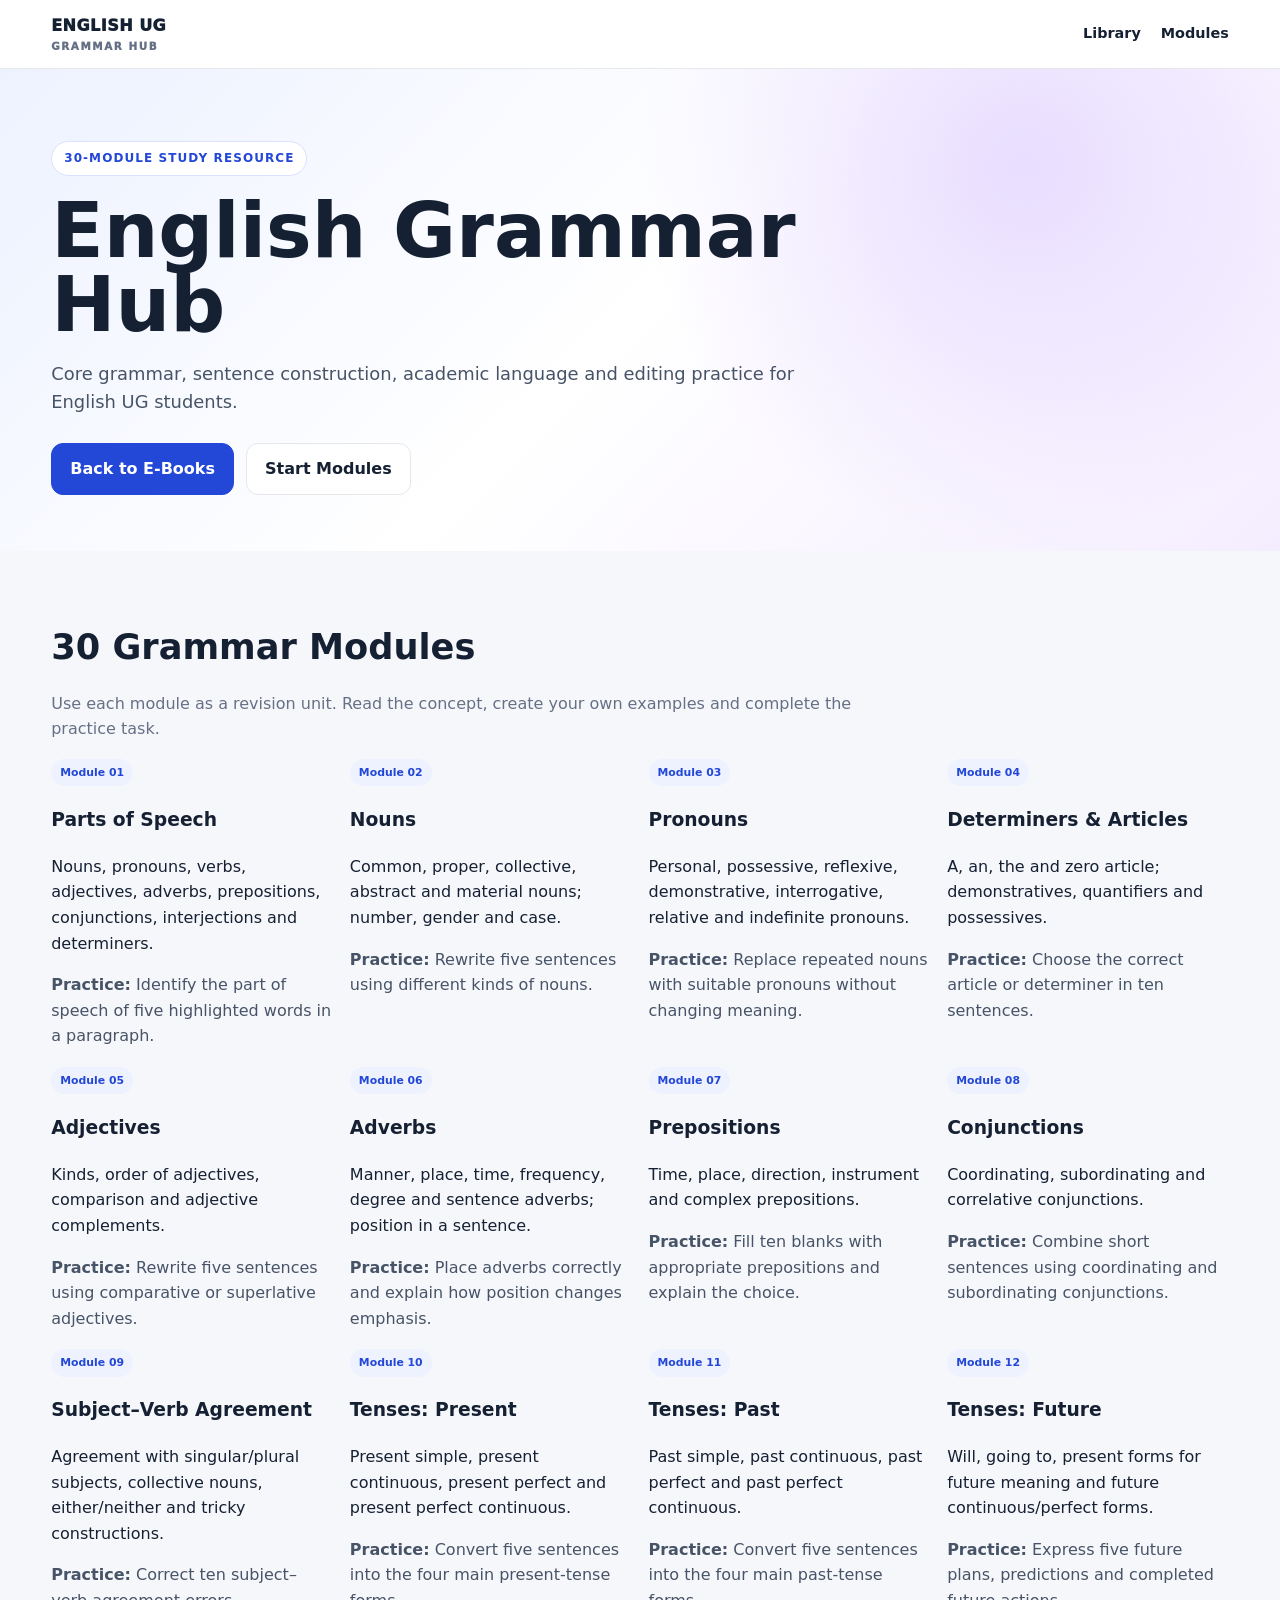
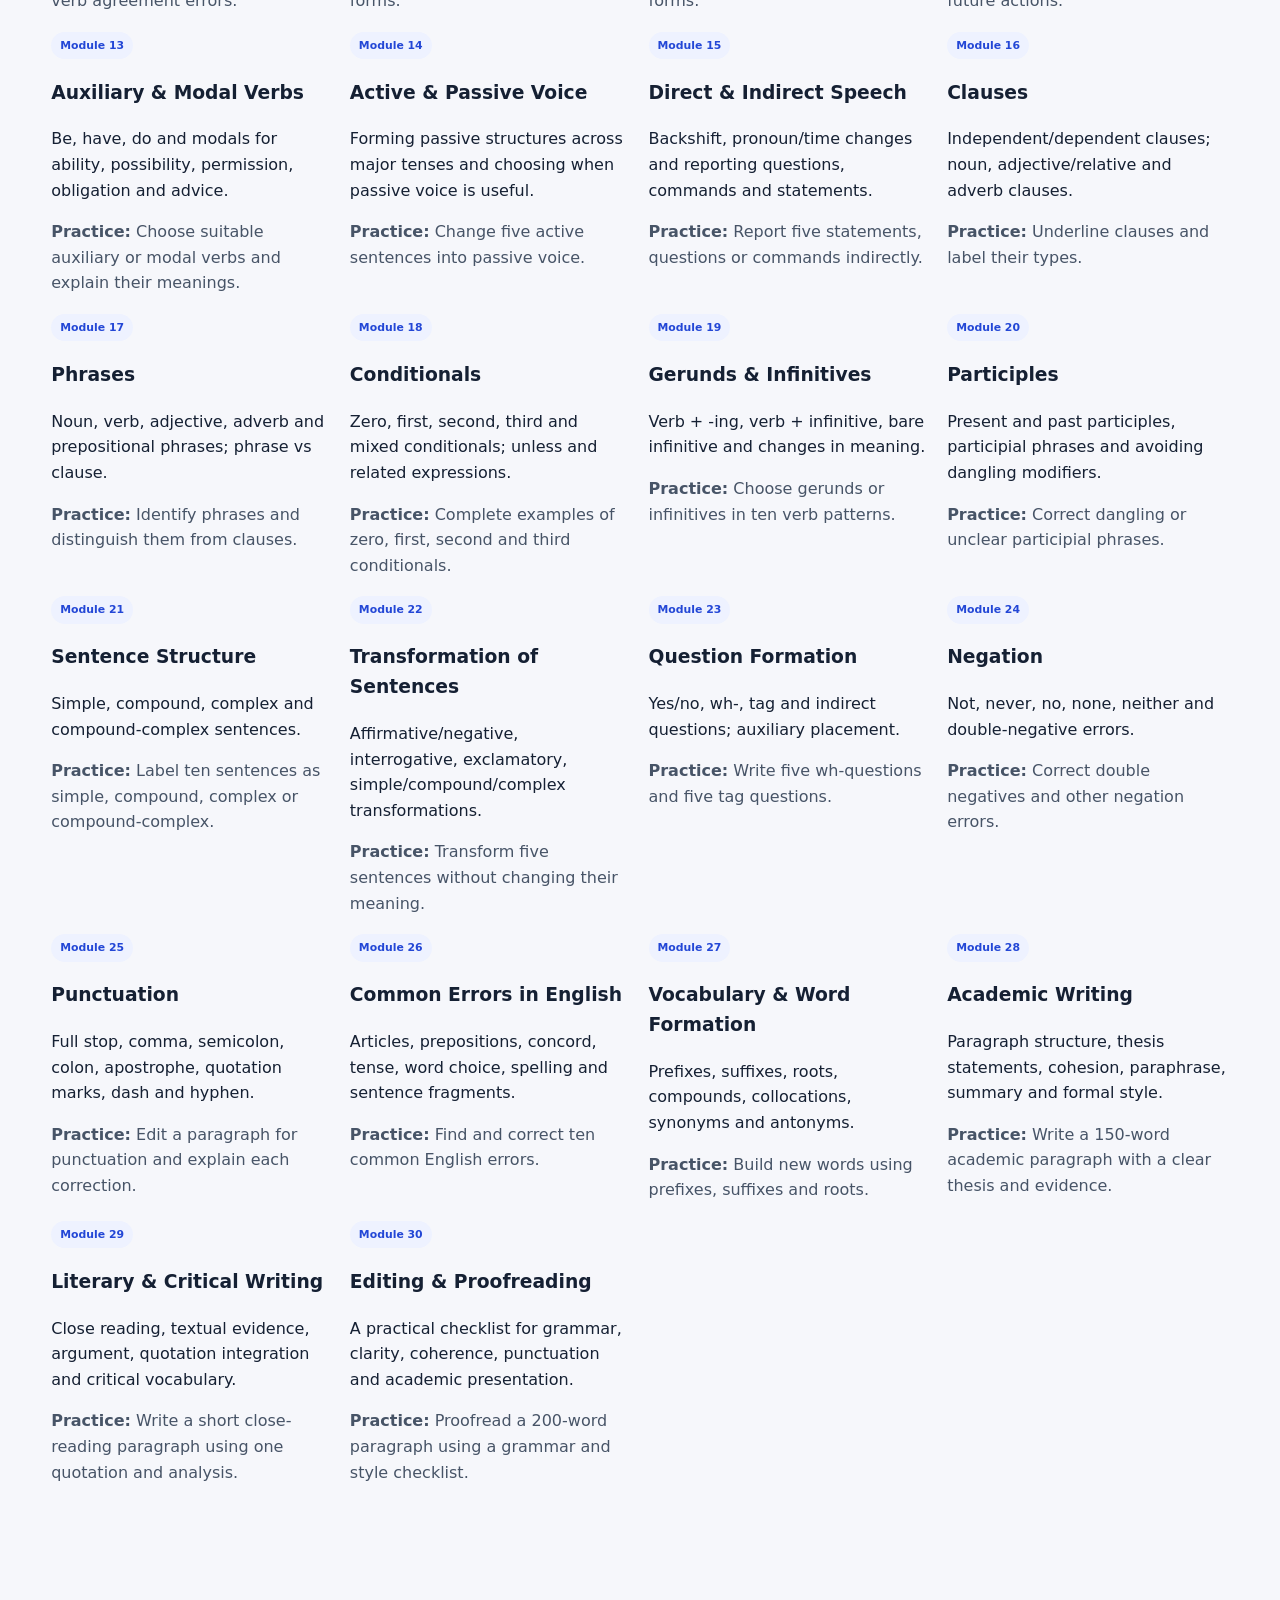
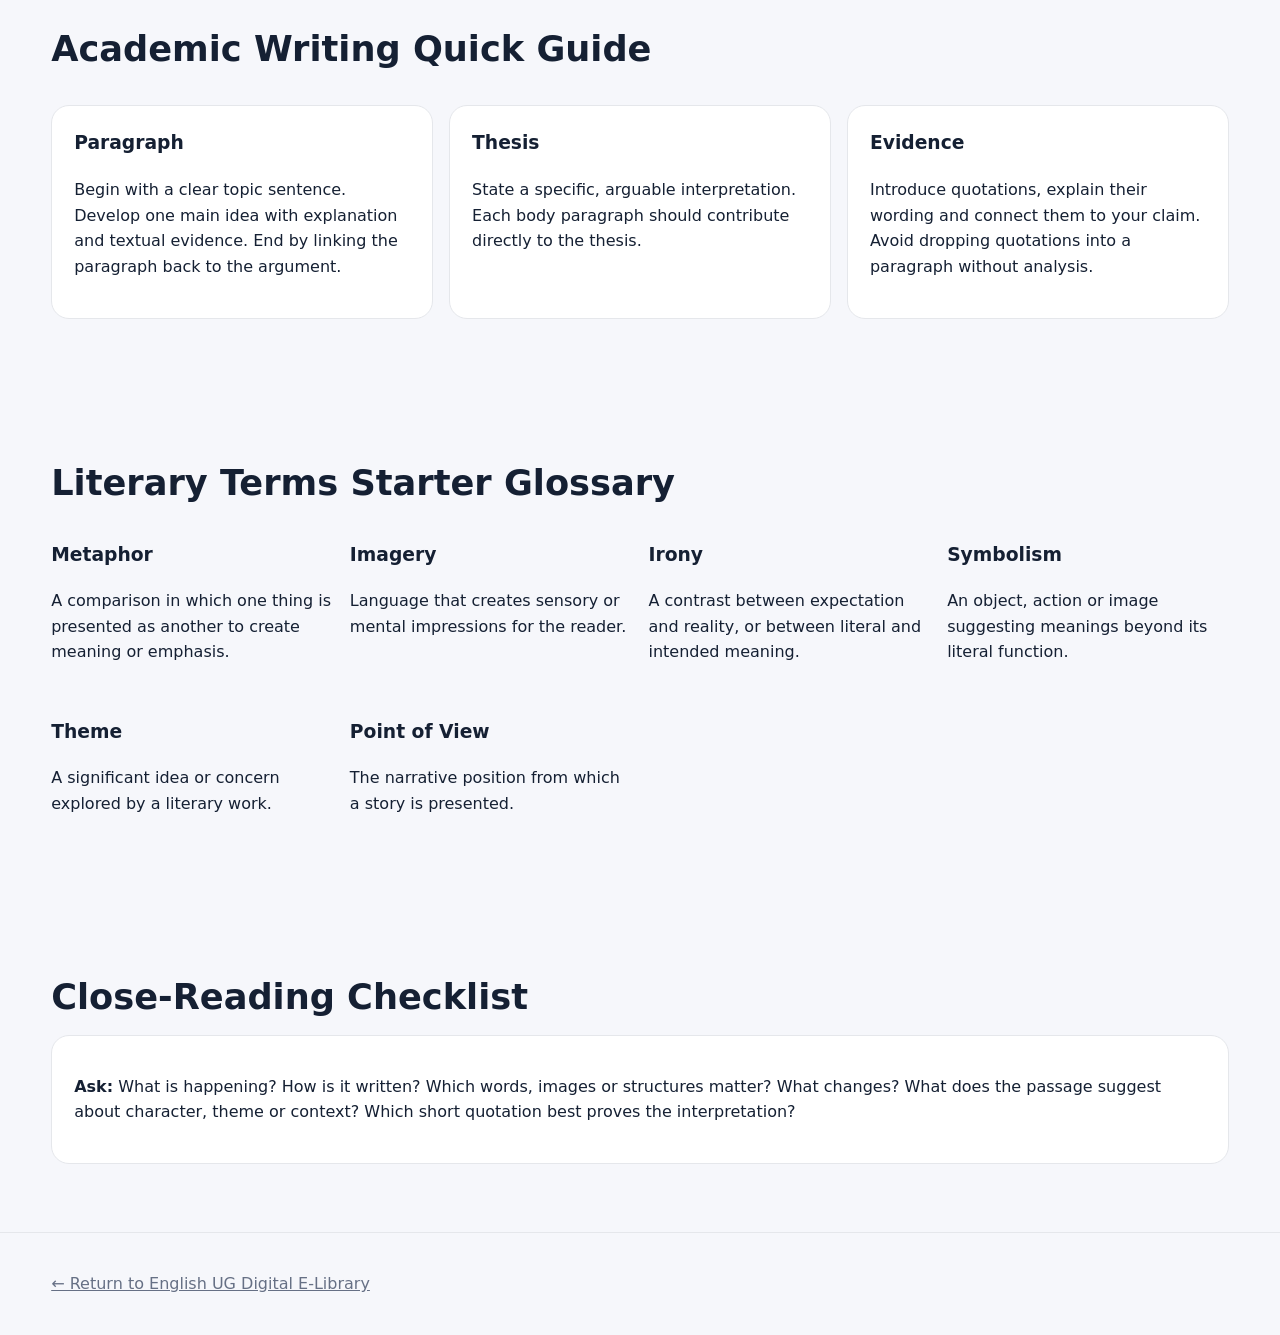
<file: grammar.html>
<!doctype html><html lang="en"><head><meta charset="utf-8"><meta name="viewport" content="width=device-width,initial-scale=1"><title>English Grammar Hub | English UG E-Library</title><link rel="stylesheet" href="styles.css"></head><body>
<nav class="nav"><div class="container nav-inner"><a class="brand" href="index.html">ENGLISH UG <small>GRAMMAR HUB</small></a><div class="navlinks"><a href="index.html#ebooks">Library</a><a href="#modules">Modules</a></div></div></nav>
<header class="hero"><div class="container"><span class="eyebrow">30-Module Study Resource</span><h1>English Grammar<br>Hub</h1><p>Core grammar, sentence construction, academic language and editing practice for English UG students.</p><div class="cta"><a class="btn primary" href="index.html#ebooks">Back to E-Books</a><a class="btn" href="#modules">Start Modules</a></div></div></header>
<section class="section" id="modules"><div class="container"><h2>30 Grammar Modules</h2><p class="lead">Use each module as a revision unit. Read the concept, create your own examples and complete the practice task.</p><div class="grid"><article class="card"><span class="badge">Module 01</span><h3>Parts of Speech</h3><p>Nouns, pronouns, verbs, adjectives, adverbs, prepositions, conjunctions, interjections and determiners.</p><div style="margin-top:14px;color:#475467"><strong>Practice:</strong> Identify the part of speech of five highlighted words in a paragraph.</div></article>
<article class="card"><span class="badge">Module 02</span><h3>Nouns</h3><p>Common, proper, collective, abstract and material nouns; number, gender and case.</p><div style="margin-top:14px;color:#475467"><strong>Practice:</strong> Rewrite five sentences using different kinds of nouns.</div></article>
<article class="card"><span class="badge">Module 03</span><h3>Pronouns</h3><p>Personal, possessive, reflexive, demonstrative, interrogative, relative and indefinite pronouns.</p><div style="margin-top:14px;color:#475467"><strong>Practice:</strong> Replace repeated nouns with suitable pronouns without changing meaning.</div></article>
<article class="card"><span class="badge">Module 04</span><h3>Determiners &amp; Articles</h3><p>A, an, the and zero article; demonstratives, quantifiers and possessives.</p><div style="margin-top:14px;color:#475467"><strong>Practice:</strong> Choose the correct article or determiner in ten sentences.</div></article>
<article class="card"><span class="badge">Module 05</span><h3>Adjectives</h3><p>Kinds, order of adjectives, comparison and adjective complements.</p><div style="margin-top:14px;color:#475467"><strong>Practice:</strong> Rewrite five sentences using comparative or superlative adjectives.</div></article>
<article class="card"><span class="badge">Module 06</span><h3>Adverbs</h3><p>Manner, place, time, frequency, degree and sentence adverbs; position in a sentence.</p><div style="margin-top:14px;color:#475467"><strong>Practice:</strong> Place adverbs correctly and explain how position changes emphasis.</div></article>
<article class="card"><span class="badge">Module 07</span><h3>Prepositions</h3><p>Time, place, direction, instrument and complex prepositions.</p><div style="margin-top:14px;color:#475467"><strong>Practice:</strong> Fill ten blanks with appropriate prepositions and explain the choice.</div></article>
<article class="card"><span class="badge">Module 08</span><h3>Conjunctions</h3><p>Coordinating, subordinating and correlative conjunctions.</p><div style="margin-top:14px;color:#475467"><strong>Practice:</strong> Combine short sentences using coordinating and subordinating conjunctions.</div></article>
<article class="card"><span class="badge">Module 09</span><h3>Subject–Verb Agreement</h3><p>Agreement with singular/plural subjects, collective nouns, either/neither and tricky constructions.</p><div style="margin-top:14px;color:#475467"><strong>Practice:</strong> Correct ten subject–verb agreement errors.</div></article>
<article class="card"><span class="badge">Module 10</span><h3>Tenses: Present</h3><p>Present simple, present continuous, present perfect and present perfect continuous.</p><div style="margin-top:14px;color:#475467"><strong>Practice:</strong> Convert five sentences into the four main present-tense forms.</div></article>
<article class="card"><span class="badge">Module 11</span><h3>Tenses: Past</h3><p>Past simple, past continuous, past perfect and past perfect continuous.</p><div style="margin-top:14px;color:#475467"><strong>Practice:</strong> Convert five sentences into the four main past-tense forms.</div></article>
<article class="card"><span class="badge">Module 12</span><h3>Tenses: Future</h3><p>Will, going to, present forms for future meaning and future continuous/perfect forms.</p><div style="margin-top:14px;color:#475467"><strong>Practice:</strong> Express five future plans, predictions and completed future actions.</div></article>
<article class="card"><span class="badge">Module 13</span><h3>Auxiliary &amp; Modal Verbs</h3><p>Be, have, do and modals for ability, possibility, permission, obligation and advice.</p><div style="margin-top:14px;color:#475467"><strong>Practice:</strong> Choose suitable auxiliary or modal verbs and explain their meanings.</div></article>
<article class="card"><span class="badge">Module 14</span><h3>Active &amp; Passive Voice</h3><p>Forming passive structures across major tenses and choosing when passive voice is useful.</p><div style="margin-top:14px;color:#475467"><strong>Practice:</strong> Change five active sentences into passive voice.</div></article>
<article class="card"><span class="badge">Module 15</span><h3>Direct &amp; Indirect Speech</h3><p>Backshift, pronoun/time changes and reporting questions, commands and statements.</p><div style="margin-top:14px;color:#475467"><strong>Practice:</strong> Report five statements, questions or commands indirectly.</div></article>
<article class="card"><span class="badge">Module 16</span><h3>Clauses</h3><p>Independent/dependent clauses; noun, adjective/relative and adverb clauses.</p><div style="margin-top:14px;color:#475467"><strong>Practice:</strong> Underline clauses and label their types.</div></article>
<article class="card"><span class="badge">Module 17</span><h3>Phrases</h3><p>Noun, verb, adjective, adverb and prepositional phrases; phrase vs clause.</p><div style="margin-top:14px;color:#475467"><strong>Practice:</strong> Identify phrases and distinguish them from clauses.</div></article>
<article class="card"><span class="badge">Module 18</span><h3>Conditionals</h3><p>Zero, first, second, third and mixed conditionals; unless and related expressions.</p><div style="margin-top:14px;color:#475467"><strong>Practice:</strong> Complete examples of zero, first, second and third conditionals.</div></article>
<article class="card"><span class="badge">Module 19</span><h3>Gerunds &amp; Infinitives</h3><p>Verb + -ing, verb + infinitive, bare infinitive and changes in meaning.</p><div style="margin-top:14px;color:#475467"><strong>Practice:</strong> Choose gerunds or infinitives in ten verb patterns.</div></article>
<article class="card"><span class="badge">Module 20</span><h3>Participles</h3><p>Present and past participles, participial phrases and avoiding dangling modifiers.</p><div style="margin-top:14px;color:#475467"><strong>Practice:</strong> Correct dangling or unclear participial phrases.</div></article>
<article class="card"><span class="badge">Module 21</span><h3>Sentence Structure</h3><p>Simple, compound, complex and compound-complex sentences.</p><div style="margin-top:14px;color:#475467"><strong>Practice:</strong> Label ten sentences as simple, compound, complex or compound-complex.</div></article>
<article class="card"><span class="badge">Module 22</span><h3>Transformation of Sentences</h3><p>Affirmative/negative, interrogative, exclamatory, simple/compound/complex transformations.</p><div style="margin-top:14px;color:#475467"><strong>Practice:</strong> Transform five sentences without changing their meaning.</div></article>
<article class="card"><span class="badge">Module 23</span><h3>Question Formation</h3><p>Yes/no, wh-, tag and indirect questions; auxiliary placement.</p><div style="margin-top:14px;color:#475467"><strong>Practice:</strong> Write five wh-questions and five tag questions.</div></article>
<article class="card"><span class="badge">Module 24</span><h3>Negation</h3><p>Not, never, no, none, neither and double-negative errors.</p><div style="margin-top:14px;color:#475467"><strong>Practice:</strong> Correct double negatives and other negation errors.</div></article>
<article class="card"><span class="badge">Module 25</span><h3>Punctuation</h3><p>Full stop, comma, semicolon, colon, apostrophe, quotation marks, dash and hyphen.</p><div style="margin-top:14px;color:#475467"><strong>Practice:</strong> Edit a paragraph for punctuation and explain each correction.</div></article>
<article class="card"><span class="badge">Module 26</span><h3>Common Errors in English</h3><p>Articles, prepositions, concord, tense, word choice, spelling and sentence fragments.</p><div style="margin-top:14px;color:#475467"><strong>Practice:</strong> Find and correct ten common English errors.</div></article>
<article class="card"><span class="badge">Module 27</span><h3>Vocabulary &amp; Word Formation</h3><p>Prefixes, suffixes, roots, compounds, collocations, synonyms and antonyms.</p><div style="margin-top:14px;color:#475467"><strong>Practice:</strong> Build new words using prefixes, suffixes and roots.</div></article>
<article class="card"><span class="badge">Module 28</span><h3>Academic Writing</h3><p>Paragraph structure, thesis statements, cohesion, paraphrase, summary and formal style.</p><div style="margin-top:14px;color:#475467"><strong>Practice:</strong> Write a 150-word academic paragraph with a clear thesis and evidence.</div></article>
<article class="card"><span class="badge">Module 29</span><h3>Literary &amp; Critical Writing</h3><p>Close reading, textual evidence, argument, quotation integration and critical vocabulary.</p><div style="margin-top:14px;color:#475467"><strong>Practice:</strong> Write a short close-reading paragraph using one quotation and analysis.</div></article>
<article class="card"><span class="badge">Module 30</span><h3>Editing &amp; Proofreading</h3><p>A practical checklist for grammar, clarity, coherence, punctuation and academic presentation.</p><div style="margin-top:14px;color:#475467"><strong>Practice:</strong> Proofread a 200-word paragraph using a grammar and style checklist.</div></article></div></div></section>
<section class="section" id="academic-writing"><div class="container"><h2>Academic Writing Quick Guide</h2><div class="tools"><article class="tool"><h3>Paragraph</h3><p>Begin with a clear topic sentence. Develop one main idea with explanation and textual evidence. End by linking the paragraph back to the argument.</p></article><article class="tool"><h3>Thesis</h3><p>State a specific, arguable interpretation. Each body paragraph should contribute directly to the thesis.</p></article><article class="tool"><h3>Evidence</h3><p>Introduce quotations, explain their wording and connect them to your claim. Avoid dropping quotations into a paragraph without analysis.</p></article></div></div></section>
<section class="section" id="literary-terms"><div class="container"><h2>Literary Terms Starter Glossary</h2><div class="grid"><article class="card"><h3>Metaphor</h3><p>A comparison in which one thing is presented as another to create meaning or emphasis.</p></article><article class="card"><h3>Imagery</h3><p>Language that creates sensory or mental impressions for the reader.</p></article><article class="card"><h3>Irony</h3><p>A contrast between expectation and reality, or between literal and intended meaning.</p></article><article class="card"><h3>Symbolism</h3><p>An object, action or image suggesting meanings beyond its literal function.</p></article><article class="card"><h3>Theme</h3><p>A significant idea or concern explored by a literary work.</p></article><article class="card"><h3>Point of View</h3><p>The narrative position from which a story is presented.</p></article></div></div></section>
<section class="section" id="reading"><div class="container"><h2>Close-Reading Checklist</h2><div class="tool"><p><strong>Ask:</strong> What is happening? How is it written? Which words, images or structures matter? What changes? What does the passage suggest about character, theme or context? Which short quotation best proves the interpretation?</p></div></div></section>
<footer><div class="container"><a href="index.html">← Return to English UG Digital E-Library</a></div></footer></body></html>
</file>
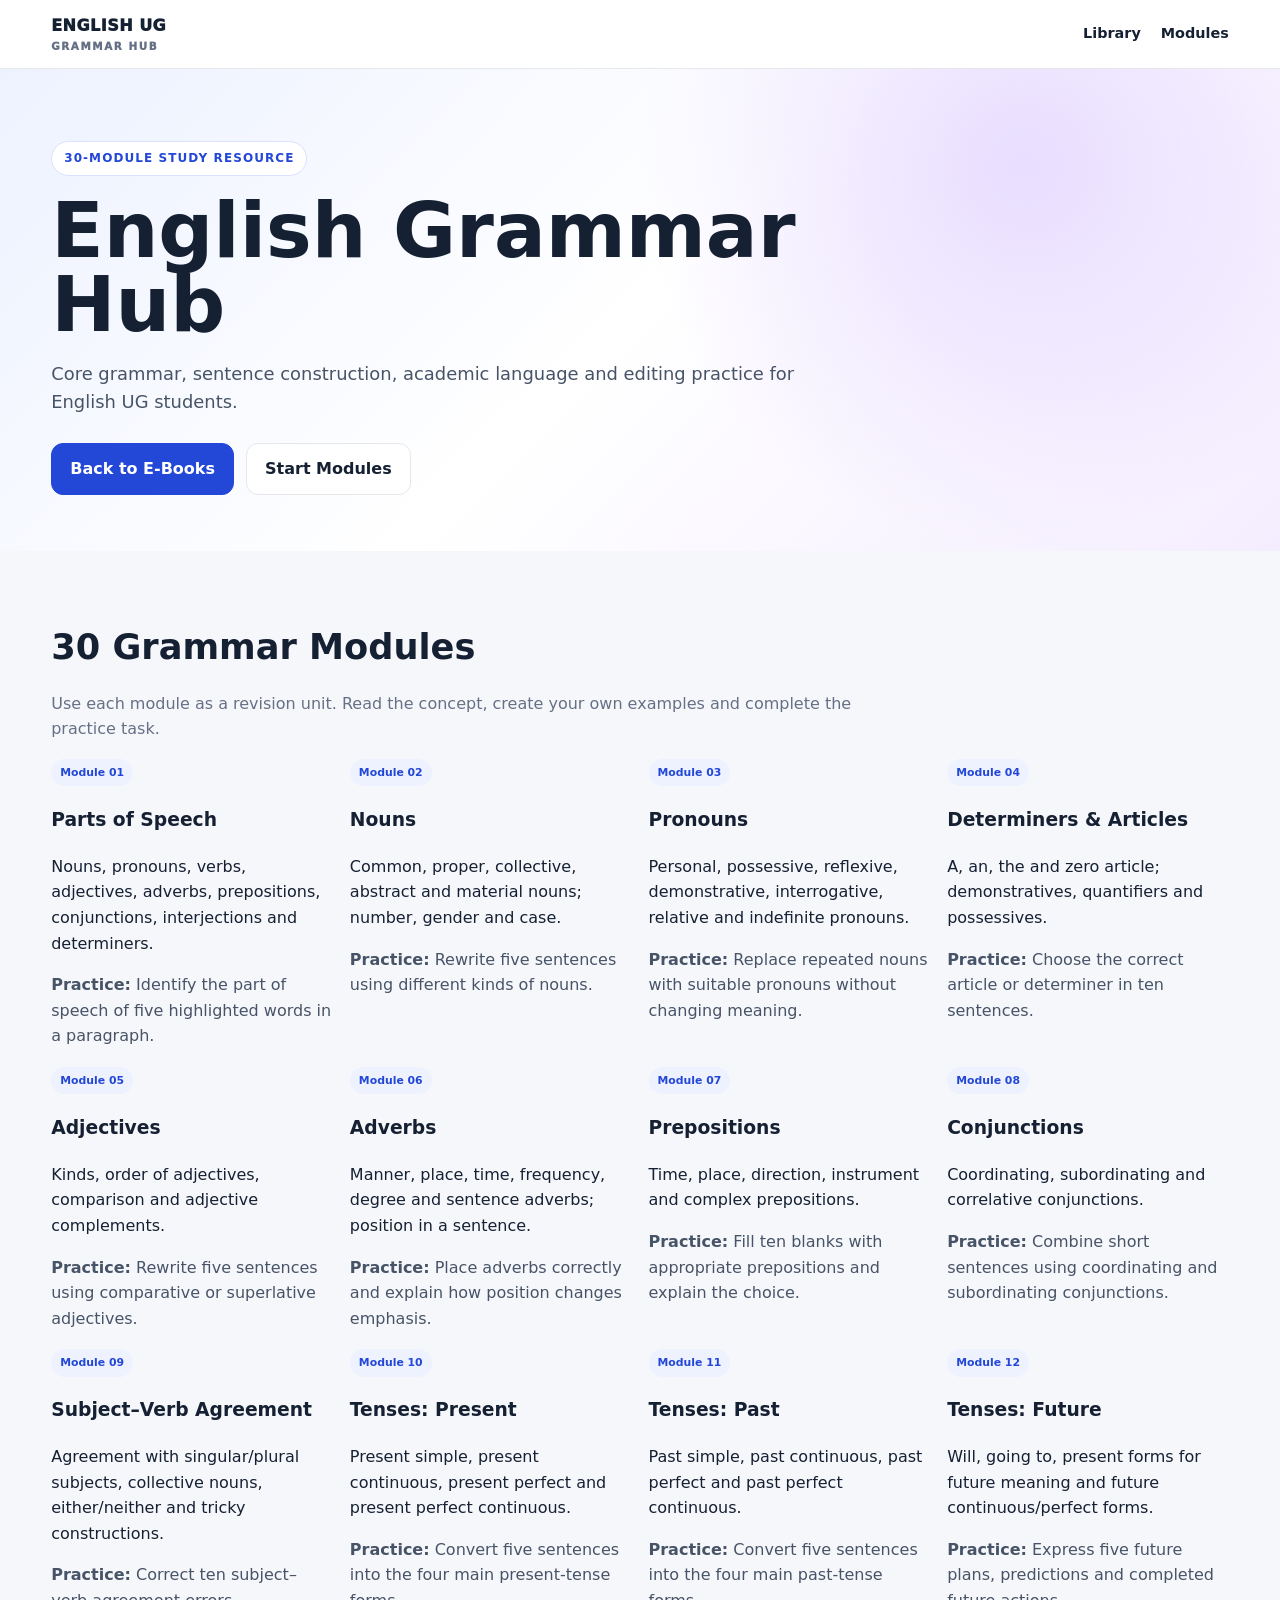
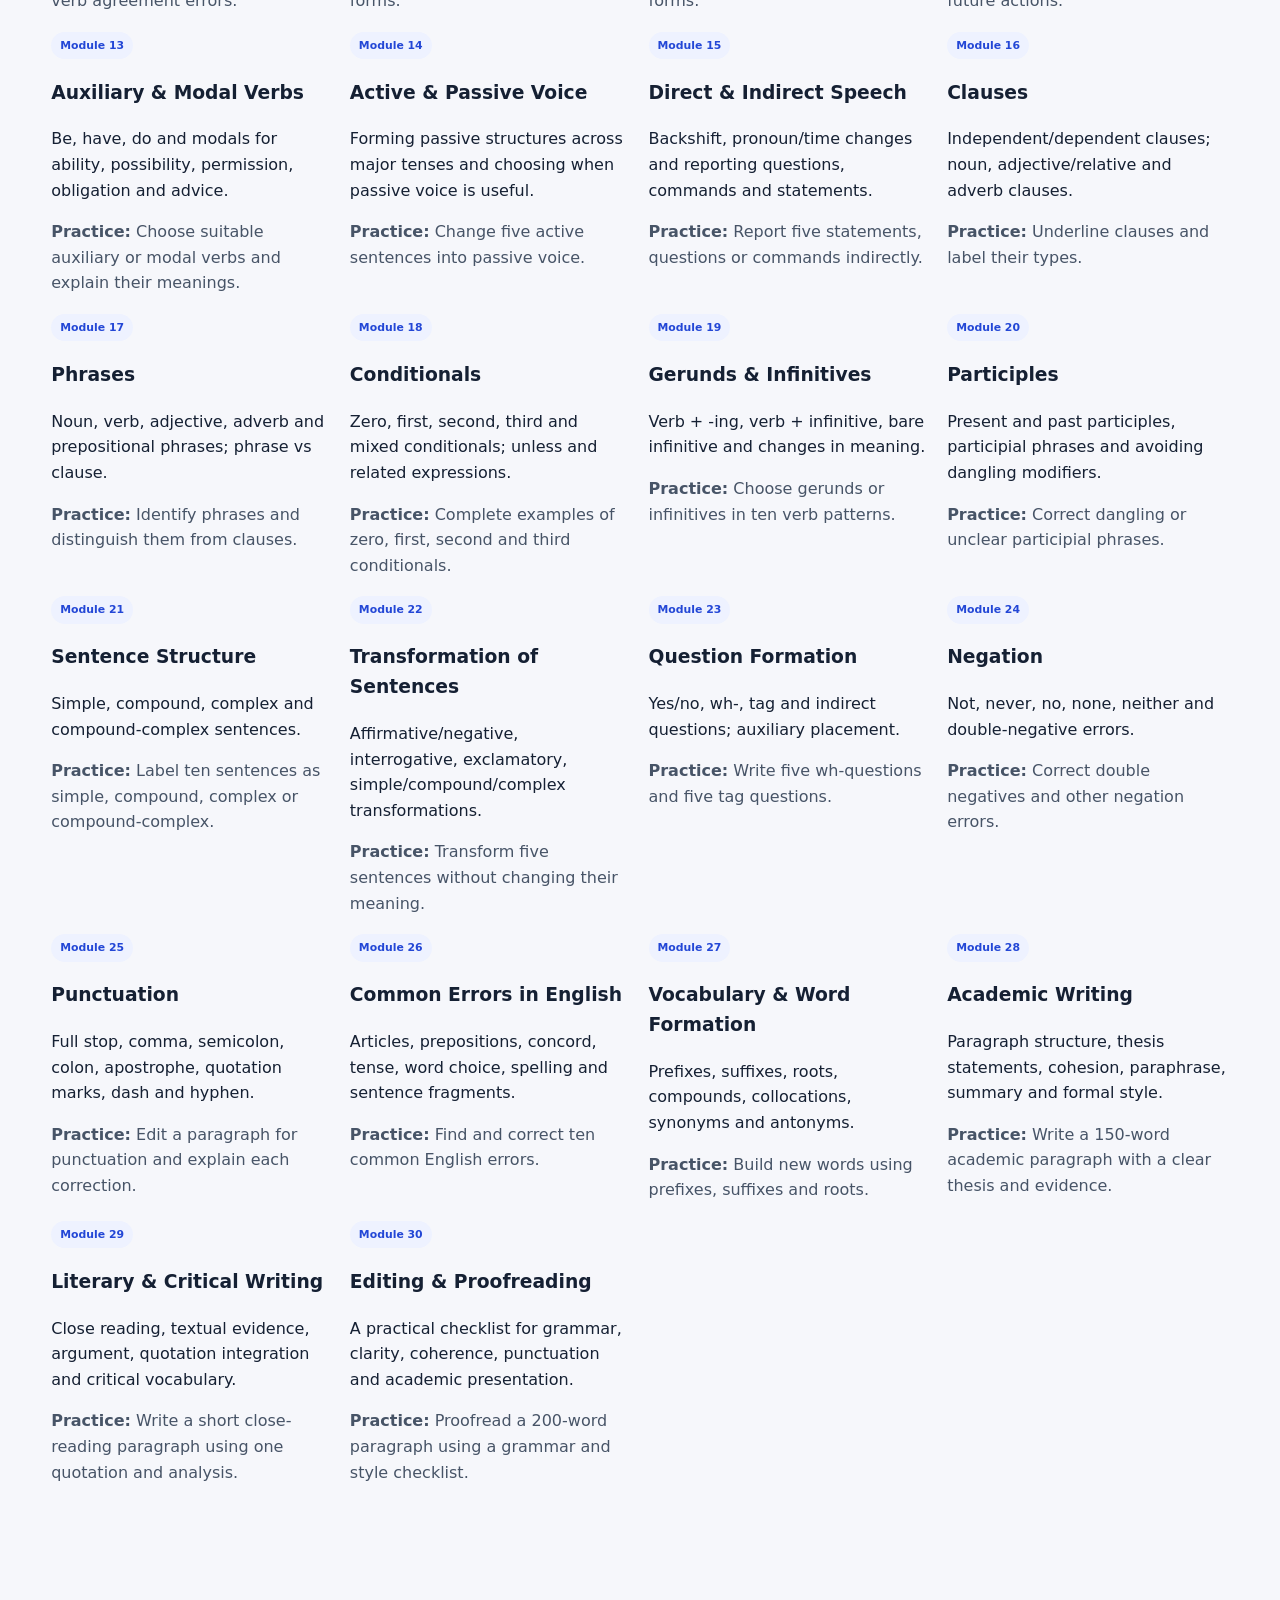
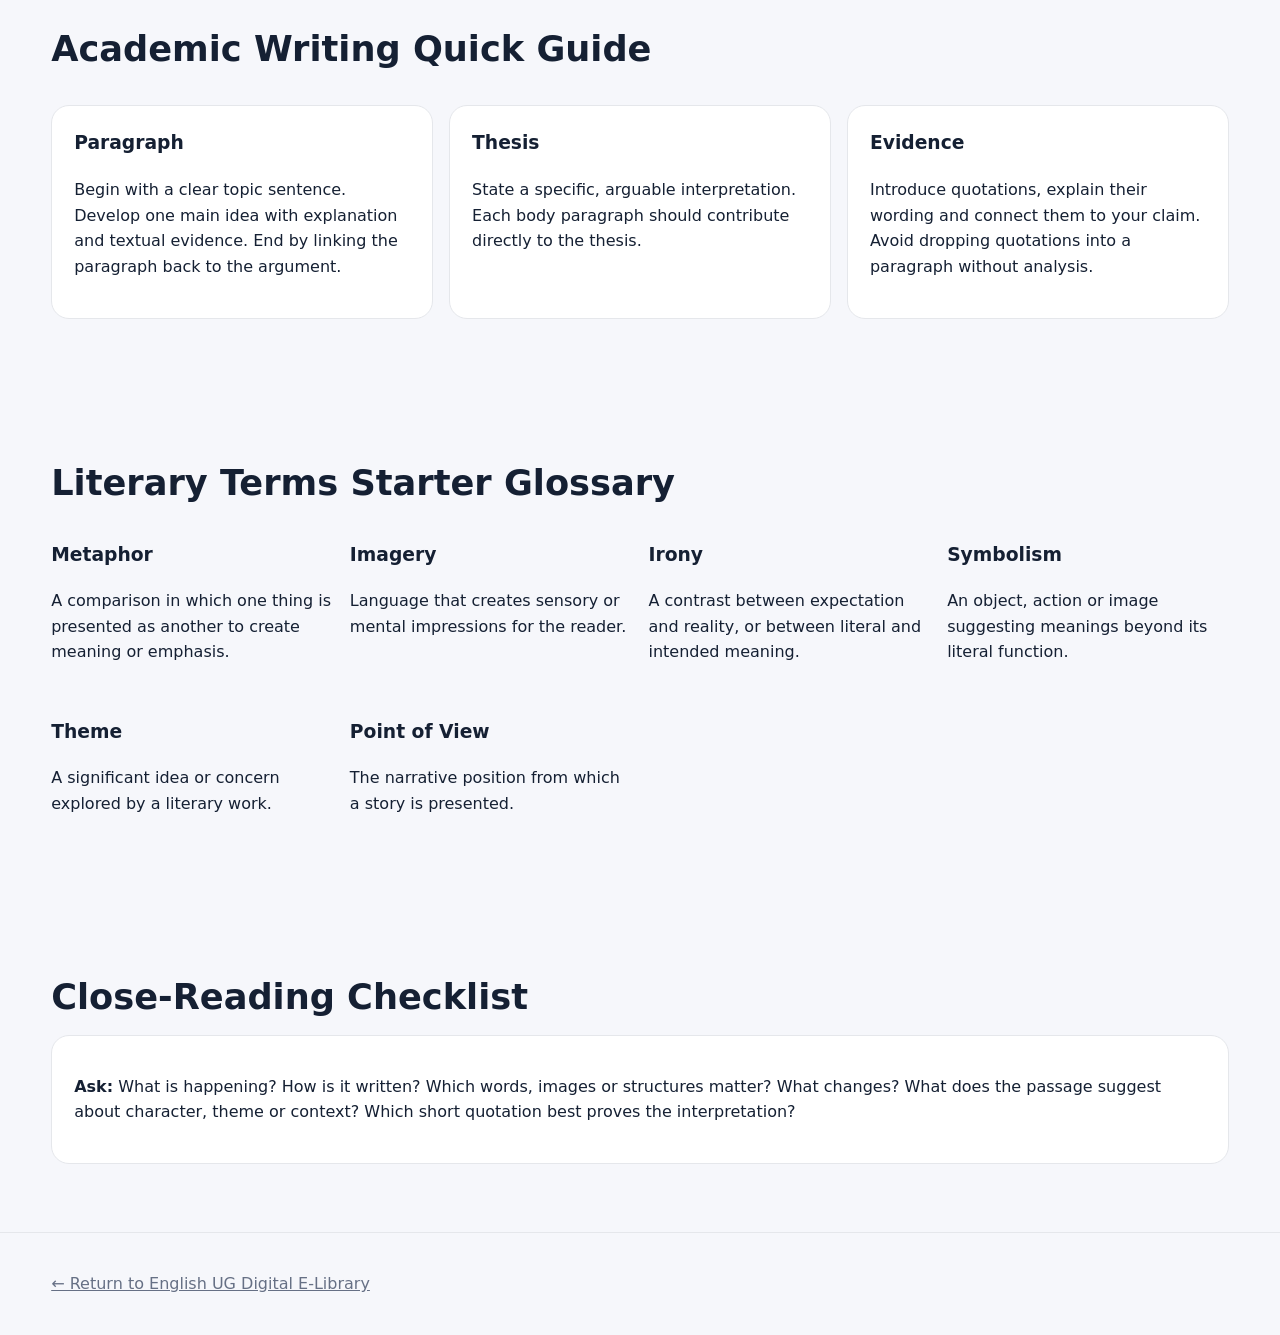
<file: grammar[1].html>
<!doctype html><html lang="en"><head><meta charset="utf-8"><meta name="viewport" content="width=device-width,initial-scale=1"><title>English Grammar Hub | English UG E-Library</title><link rel="stylesheet" href="styles.css"></head><body>
<nav class="nav"><div class="container nav-inner"><a class="brand" href="index.html">ENGLISH UG <small>GRAMMAR HUB</small></a><div class="navlinks"><a href="index.html#ebooks">Library</a><a href="#modules">Modules</a></div></div></nav>
<header class="hero"><div class="container"><span class="eyebrow">30-Module Study Resource</span><h1>English Grammar<br>Hub</h1><p>Core grammar, sentence construction, academic language and editing practice for English UG students.</p><div class="cta"><a class="btn primary" href="index.html#ebooks">Back to E-Books</a><a class="btn" href="#modules">Start Modules</a></div></div></header>
<section class="section" id="modules"><div class="container"><h2>30 Grammar Modules</h2><p class="lead">Use each module as a revision unit. Read the concept, create your own examples and complete the practice task.</p><div class="grid"><article class="card"><span class="badge">Module 01</span><h3>Parts of Speech</h3><p>Nouns, pronouns, verbs, adjectives, adverbs, prepositions, conjunctions, interjections and determiners.</p><div style="margin-top:14px;color:#475467"><strong>Practice:</strong> Identify the part of speech of five highlighted words in a paragraph.</div></article>
<article class="card"><span class="badge">Module 02</span><h3>Nouns</h3><p>Common, proper, collective, abstract and material nouns; number, gender and case.</p><div style="margin-top:14px;color:#475467"><strong>Practice:</strong> Rewrite five sentences using different kinds of nouns.</div></article>
<article class="card"><span class="badge">Module 03</span><h3>Pronouns</h3><p>Personal, possessive, reflexive, demonstrative, interrogative, relative and indefinite pronouns.</p><div style="margin-top:14px;color:#475467"><strong>Practice:</strong> Replace repeated nouns with suitable pronouns without changing meaning.</div></article>
<article class="card"><span class="badge">Module 04</span><h3>Determiners &amp; Articles</h3><p>A, an, the and zero article; demonstratives, quantifiers and possessives.</p><div style="margin-top:14px;color:#475467"><strong>Practice:</strong> Choose the correct article or determiner in ten sentences.</div></article>
<article class="card"><span class="badge">Module 05</span><h3>Adjectives</h3><p>Kinds, order of adjectives, comparison and adjective complements.</p><div style="margin-top:14px;color:#475467"><strong>Practice:</strong> Rewrite five sentences using comparative or superlative adjectives.</div></article>
<article class="card"><span class="badge">Module 06</span><h3>Adverbs</h3><p>Manner, place, time, frequency, degree and sentence adverbs; position in a sentence.</p><div style="margin-top:14px;color:#475467"><strong>Practice:</strong> Place adverbs correctly and explain how position changes emphasis.</div></article>
<article class="card"><span class="badge">Module 07</span><h3>Prepositions</h3><p>Time, place, direction, instrument and complex prepositions.</p><div style="margin-top:14px;color:#475467"><strong>Practice:</strong> Fill ten blanks with appropriate prepositions and explain the choice.</div></article>
<article class="card"><span class="badge">Module 08</span><h3>Conjunctions</h3><p>Coordinating, subordinating and correlative conjunctions.</p><div style="margin-top:14px;color:#475467"><strong>Practice:</strong> Combine short sentences using coordinating and subordinating conjunctions.</div></article>
<article class="card"><span class="badge">Module 09</span><h3>Subject–Verb Agreement</h3><p>Agreement with singular/plural subjects, collective nouns, either/neither and tricky constructions.</p><div style="margin-top:14px;color:#475467"><strong>Practice:</strong> Correct ten subject–verb agreement errors.</div></article>
<article class="card"><span class="badge">Module 10</span><h3>Tenses: Present</h3><p>Present simple, present continuous, present perfect and present perfect continuous.</p><div style="margin-top:14px;color:#475467"><strong>Practice:</strong> Convert five sentences into the four main present-tense forms.</div></article>
<article class="card"><span class="badge">Module 11</span><h3>Tenses: Past</h3><p>Past simple, past continuous, past perfect and past perfect continuous.</p><div style="margin-top:14px;color:#475467"><strong>Practice:</strong> Convert five sentences into the four main past-tense forms.</div></article>
<article class="card"><span class="badge">Module 12</span><h3>Tenses: Future</h3><p>Will, going to, present forms for future meaning and future continuous/perfect forms.</p><div style="margin-top:14px;color:#475467"><strong>Practice:</strong> Express five future plans, predictions and completed future actions.</div></article>
<article class="card"><span class="badge">Module 13</span><h3>Auxiliary &amp; Modal Verbs</h3><p>Be, have, do and modals for ability, possibility, permission, obligation and advice.</p><div style="margin-top:14px;color:#475467"><strong>Practice:</strong> Choose suitable auxiliary or modal verbs and explain their meanings.</div></article>
<article class="card"><span class="badge">Module 14</span><h3>Active &amp; Passive Voice</h3><p>Forming passive structures across major tenses and choosing when passive voice is useful.</p><div style="margin-top:14px;color:#475467"><strong>Practice:</strong> Change five active sentences into passive voice.</div></article>
<article class="card"><span class="badge">Module 15</span><h3>Direct &amp; Indirect Speech</h3><p>Backshift, pronoun/time changes and reporting questions, commands and statements.</p><div style="margin-top:14px;color:#475467"><strong>Practice:</strong> Report five statements, questions or commands indirectly.</div></article>
<article class="card"><span class="badge">Module 16</span><h3>Clauses</h3><p>Independent/dependent clauses; noun, adjective/relative and adverb clauses.</p><div style="margin-top:14px;color:#475467"><strong>Practice:</strong> Underline clauses and label their types.</div></article>
<article class="card"><span class="badge">Module 17</span><h3>Phrases</h3><p>Noun, verb, adjective, adverb and prepositional phrases; phrase vs clause.</p><div style="margin-top:14px;color:#475467"><strong>Practice:</strong> Identify phrases and distinguish them from clauses.</div></article>
<article class="card"><span class="badge">Module 18</span><h3>Conditionals</h3><p>Zero, first, second, third and mixed conditionals; unless and related expressions.</p><div style="margin-top:14px;color:#475467"><strong>Practice:</strong> Complete examples of zero, first, second and third conditionals.</div></article>
<article class="card"><span class="badge">Module 19</span><h3>Gerunds &amp; Infinitives</h3><p>Verb + -ing, verb + infinitive, bare infinitive and changes in meaning.</p><div style="margin-top:14px;color:#475467"><strong>Practice:</strong> Choose gerunds or infinitives in ten verb patterns.</div></article>
<article class="card"><span class="badge">Module 20</span><h3>Participles</h3><p>Present and past participles, participial phrases and avoiding dangling modifiers.</p><div style="margin-top:14px;color:#475467"><strong>Practice:</strong> Correct dangling or unclear participial phrases.</div></article>
<article class="card"><span class="badge">Module 21</span><h3>Sentence Structure</h3><p>Simple, compound, complex and compound-complex sentences.</p><div style="margin-top:14px;color:#475467"><strong>Practice:</strong> Label ten sentences as simple, compound, complex or compound-complex.</div></article>
<article class="card"><span class="badge">Module 22</span><h3>Transformation of Sentences</h3><p>Affirmative/negative, interrogative, exclamatory, simple/compound/complex transformations.</p><div style="margin-top:14px;color:#475467"><strong>Practice:</strong> Transform five sentences without changing their meaning.</div></article>
<article class="card"><span class="badge">Module 23</span><h3>Question Formation</h3><p>Yes/no, wh-, tag and indirect questions; auxiliary placement.</p><div style="margin-top:14px;color:#475467"><strong>Practice:</strong> Write five wh-questions and five tag questions.</div></article>
<article class="card"><span class="badge">Module 24</span><h3>Negation</h3><p>Not, never, no, none, neither and double-negative errors.</p><div style="margin-top:14px;color:#475467"><strong>Practice:</strong> Correct double negatives and other negation errors.</div></article>
<article class="card"><span class="badge">Module 25</span><h3>Punctuation</h3><p>Full stop, comma, semicolon, colon, apostrophe, quotation marks, dash and hyphen.</p><div style="margin-top:14px;color:#475467"><strong>Practice:</strong> Edit a paragraph for punctuation and explain each correction.</div></article>
<article class="card"><span class="badge">Module 26</span><h3>Common Errors in English</h3><p>Articles, prepositions, concord, tense, word choice, spelling and sentence fragments.</p><div style="margin-top:14px;color:#475467"><strong>Practice:</strong> Find and correct ten common English errors.</div></article>
<article class="card"><span class="badge">Module 27</span><h3>Vocabulary &amp; Word Formation</h3><p>Prefixes, suffixes, roots, compounds, collocations, synonyms and antonyms.</p><div style="margin-top:14px;color:#475467"><strong>Practice:</strong> Build new words using prefixes, suffixes and roots.</div></article>
<article class="card"><span class="badge">Module 28</span><h3>Academic Writing</h3><p>Paragraph structure, thesis statements, cohesion, paraphrase, summary and formal style.</p><div style="margin-top:14px;color:#475467"><strong>Practice:</strong> Write a 150-word academic paragraph with a clear thesis and evidence.</div></article>
<article class="card"><span class="badge">Module 29</span><h3>Literary &amp; Critical Writing</h3><p>Close reading, textual evidence, argument, quotation integration and critical vocabulary.</p><div style="margin-top:14px;color:#475467"><strong>Practice:</strong> Write a short close-reading paragraph using one quotation and analysis.</div></article>
<article class="card"><span class="badge">Module 30</span><h3>Editing &amp; Proofreading</h3><p>A practical checklist for grammar, clarity, coherence, punctuation and academic presentation.</p><div style="margin-top:14px;color:#475467"><strong>Practice:</strong> Proofread a 200-word paragraph using a grammar and style checklist.</div></article></div></div></section>
<section class="section" id="academic-writing"><div class="container"><h2>Academic Writing Quick Guide</h2><div class="tools"><article class="tool"><h3>Paragraph</h3><p>Begin with a clear topic sentence. Develop one main idea with explanation and textual evidence. End by linking the paragraph back to the argument.</p></article><article class="tool"><h3>Thesis</h3><p>State a specific, arguable interpretation. Each body paragraph should contribute directly to the thesis.</p></article><article class="tool"><h3>Evidence</h3><p>Introduce quotations, explain their wording and connect them to your claim. Avoid dropping quotations into a paragraph without analysis.</p></article></div></div></section>
<section class="section" id="literary-terms"><div class="container"><h2>Literary Terms Starter Glossary</h2><div class="grid"><article class="card"><h3>Metaphor</h3><p>A comparison in which one thing is presented as another to create meaning or emphasis.</p></article><article class="card"><h3>Imagery</h3><p>Language that creates sensory or mental impressions for the reader.</p></article><article class="card"><h3>Irony</h3><p>A contrast between expectation and reality, or between literal and intended meaning.</p></article><article class="card"><h3>Symbolism</h3><p>An object, action or image suggesting meanings beyond its literal function.</p></article><article class="card"><h3>Theme</h3><p>A significant idea or concern explored by a literary work.</p></article><article class="card"><h3>Point of View</h3><p>The narrative position from which a story is presented.</p></article></div></div></section>
<section class="section" id="reading"><div class="container"><h2>Close-Reading Checklist</h2><div class="tool"><p><strong>Ask:</strong> What is happening? How is it written? Which words, images or structures matter? What changes? What does the passage suggest about character, theme or context? Which short quotation best proves the interpretation?</p></div></div></section>
<footer><div class="container"><a href="index.html">← Return to English UG Digital E-Library</a></div></footer></body></html>
</file>
<file: styles.css>
:root{--ink:#152033;--muted:#667085;--paper:#f6f7fb;--card:#fff;--primary:#2347d6;--primary2:#6d3df5;--line:#e5e7eb;--dark:#0d1628}
*{box-sizing:border-box}html{scroll-behavior:smooth}body{margin:0;font-family:Inter,ui-sans-serif,system-ui,-apple-system,"Segoe UI",sans-serif;color:var(--ink);background:var(--paper);line-height:1.6}a{color:inherit}.container{width:min(1200px,92%);margin:auto}
.nav{position:sticky;top:0;z-index:50;background:rgba(255,255,255,.94);backdrop-filter:blur(14px);border-bottom:1px solid var(--line)}.nav-inner{display:flex;align-items:center;justify-content:space-between;min-height:68px}.brand{text-decoration:none;font-weight:950;letter-spacing:.03em}.brand small{display:block;font-size:.65rem;color:var(--muted);letter-spacing:.15em}.navlinks{display:flex;gap:20px}.navlinks a{text-decoration:none;font-weight:800;font-size:.9rem}
.hero{padding:72px 0 56px;background:radial-gradient(circle at 80% 20%,#e8ddff 0,transparent 35%),linear-gradient(135deg,#edf2ff,#fff 50%,#f4edff)}.hero-grid{display:grid;grid-template-columns:1.35fr .65fr;gap:44px;align-items:center}.eyebrow{display:inline-flex;padding:7px 12px;border-radius:999px;background:#fff;border:1px solid #dbe1ff;color:var(--primary);font-weight:900;font-size:.75rem;letter-spacing:.09em;text-transform:uppercase}
h1{font-size:clamp(2.7rem,6vw,5.4rem);line-height:.96;margin:18px 0}.hero p{font-size:1.12rem;color:#475467;max-width:760px}.cta{display:flex;gap:12px;flex-wrap:wrap;margin-top:26px}.btn{display:inline-flex;padding:12px 18px;border-radius:12px;text-decoration:none;font-weight:900;border:1px solid var(--line);background:#fff}.btn.primary{background:var(--primary);color:#fff;border-color:var(--primary)}
.qr-card{background:#fff;border:1px solid var(--line);border-radius:26px;padding:22px;text-align:center;box-shadow:0 20px 60px rgba(22,34,68,.12)}.qr-card img{width:min(280px,100%);display:block;margin:auto}.qr-card strong{display:block;margin-top:10px}.qr-card small{color:var(--muted)}
.stats{display:grid;grid-template-columns:repeat(4,1fr);gap:12px;margin-top:32px}.stat{background:#fff;border:1px solid var(--line);padding:18px;border-radius:16px}.stat b{font-size:1.5rem;display:block}.stat span{color:var(--muted);font-size:.85rem}
.section{padding:68px 0}.section h2{font-size:2.2rem;margin:0 0 10px}.lead{color:var(--muted);max-width:820px}.controls{display:grid;grid-template-columns:1fr 260px;gap:12px;margin:26px 0 12px}input,select{padding:13px 15px;border:1px solid var(--line);border-radius:12px;background:#fff;font:inherit}input{min-width:0}.result-line{color:var(--muted);font-weight:700;margin:0 0 18px}
.grid{display:grid;grid-template-columns:repeat(4,1fr);gap:17px}.book-card{background:#fff;border:1px solid var(--line);border-radius:18px;overflow:hidden;box-shadow:0 8px 26px rgba(16,24,40,.05);display:flex;flex-direction:column}.cover-wrap{height:230px;background:#eef2f7;display:grid;place-items:center;position:relative;overflow:hidden}.cover{width:100%;height:100%;object-fit:cover}.cover-wrap>span{display:none;font-size:50px}.cover-wrap.fallback>span{display:block}.book-body{padding:17px;display:flex;flex-direction:column;min-height:190px}.badge{font-size:.68rem;font-weight:900;color:var(--primary);background:#eef2ff;padding:5px 9px;border-radius:999px;display:inline-block;width:max-content}.book-body h3{font-size:1rem;line-height:1.3;margin:10px 0 5px}.book-body p{margin:0;color:var(--muted);font-size:.88rem}.book-actions{margin-top:auto;padding-top:16px;display:flex;gap:8px}.read-btn,.text-btn{border-radius:10px;padding:9px 10px;text-decoration:none;font-size:.8rem;font-weight:900}.read-btn{background:var(--primary);color:#fff}.text-btn{border:1px solid var(--line)}
.featured-section{background:#fff}.featured-grid{display:grid;grid-template-columns:repeat(4,1fr);gap:14px;margin-top:25px}.featured{display:flex;gap:12px;align-items:center;text-decoration:none;border:1px solid var(--line);border-radius:15px;padding:10px;background:#fff}.featured img{width:52px;height:70px;object-fit:cover;border-radius:6px;background:#eee}.featured div{display:flex;flex-direction:column}.featured b{font-size:.85rem;line-height:1.25}.featured span{font-size:.74rem;color:var(--muted)}
.grammar{background:var(--dark);color:#fff}.grammar .lead{color:#cbd5e1}.grammar-grid{display:grid;grid-template-columns:repeat(3,1fr);gap:15px;margin-top:28px}.gcard{background:#152238;border:1px solid #2b3a55;border-radius:16px;padding:18px}.gcard h3{margin:9px 0;font-size:1rem}.gcard p{color:#cbd5e1;font-size:.9rem}.gcard details{margin-top:12px;border-top:1px solid #2b3a55;padding-top:10px}.gcard summary{cursor:pointer;font-weight:800;color:#dbe4ff}
.tools{display:grid;grid-template-columns:repeat(3,1fr);gap:16px;margin-top:28px}.tool{background:#fff;border:1px solid var(--line);border-radius:18px;padding:22px}.tool h3{margin-top:0}.notice{margin-top:28px;background:#fffbeb;border:1px solid #fde68a;padding:16px;border-radius:14px;color:#713f12}footer{padding:38px 0;border-top:1px solid var(--line);color:var(--muted)}
@media(max-width:950px){.hero-grid{grid-template-columns:1fr}.grid{grid-template-columns:repeat(3,1fr)}.featured-grid{grid-template-columns:repeat(2,1fr)}.grammar-grid{grid-template-columns:repeat(2,1fr)}.stats{grid-template-columns:repeat(2,1fr)}.navlinks{display:none}}@media(max-width:650px){.grid,.grammar-grid,.tools,.featured-grid{grid-template-columns:1fr}.controls{grid-template-columns:1fr}.hero{padding-top:50px}h1{font-size:3.1rem}.section{padding:50px 0}.cover-wrap{height:280px}}
</file>
